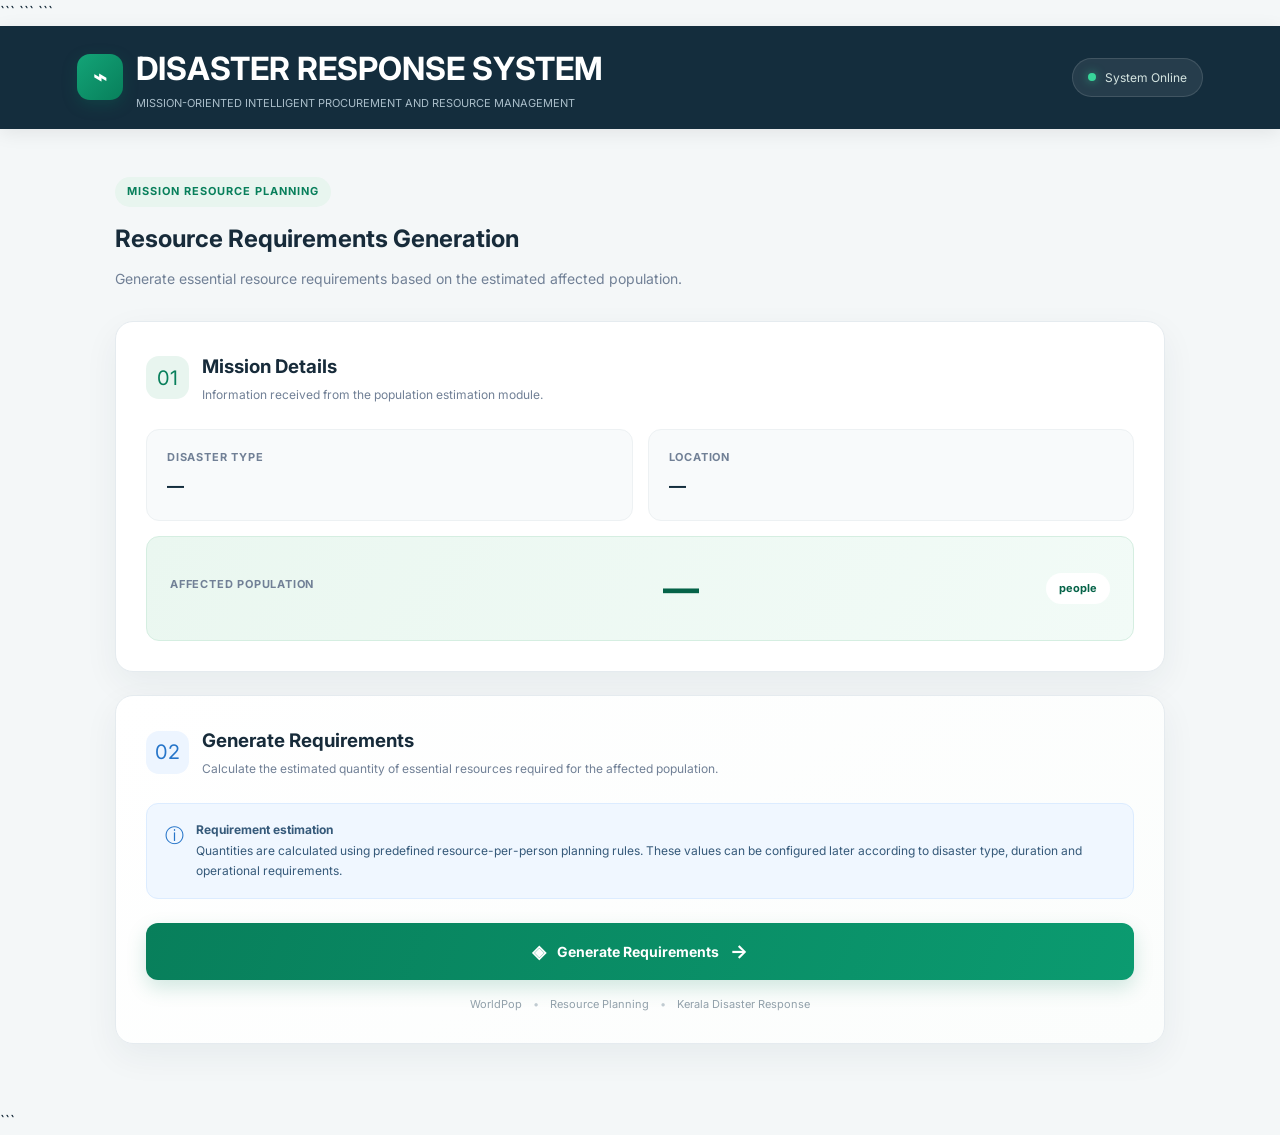
<file: requirements.html>
<!DOCTYPE html>

<html lang="en">

<head>
    <meta charset="UTF-8">
    <meta name="viewport" content="width=device-width, initial-scale=1.0">

```
<title>Resource Requirements | Disaster Response System</title>

<!-- Google Font -->
<link rel="preconnect" href="https://fonts.googleapis.com">
<link rel="preconnect" href="https://fonts.gstatic.com" crossorigin>

<link
    href="https://fonts.googleapis.com/css2?family=Inter:wght@400;500;600;700;800&display=swap"
    rel="stylesheet"
>

<!-- CSS -->
<link rel="stylesheet" href="requirements.css">
```

</head>

<body>

```
<!-- ================= HEADER ================= -->

<header class="top-header">

    <div class="header-content">

        <div class="brand-section">

            <div class="brand-icon">
                ⌁
            </div>

            <div>
                <h1>DISASTER RESPONSE SYSTEM</h1>
                <p>MISSION-ORIENTED INTELLIGENT PROCUREMENT AND RESOURCE MANAGEMENT</p>
            </div>

        </div>

        <div class="header-status">
            <span class="status-dot"></span>
            System Online
        </div>

    </div>

</header>


<!-- ================= MAIN ================= -->

<main class="main-container">

    <!-- Page Heading -->

    <section class="page-heading">

        <span class="section-label">
            MISSION RESOURCE PLANNING
        </span>

        <h2>
            Resource Requirements
            <span>Generation</span>
        </h2>

        <p>
            Generate essential resource requirements based on the
            estimated affected population.
        </p>

    </section>


    <!-- ================= MISSION DETAILS ================= -->

    <section class="mission-card">

        <div class="card-heading">

            <div class="title-icon">
                01
            </div>

            <div>
                <h3>Mission Details</h3>
                <p>
                    Information received from the population estimation module.
                </p>
            </div>

        </div>


        <div class="mission-grid">

            <!-- Disaster -->

            <div class="mission-item">

                <span class="item-label">
                    DISASTER TYPE
                </span>

                <strong id="disasterType">
                    —
                </strong>

            </div>


            <!-- Location -->

            <div class="mission-item">

                <span class="item-label">
                    LOCATION
                </span>

                <strong id="location">
                    —
                </strong>

            </div>


            <!-- Population -->

            <div class="mission-item population-item">

                <span class="item-label">
                    AFFECTED POPULATION
                </span>

                <strong id="population">
                    —
                </strong>

                <span class="people-label">
                    people
                </span>

            </div>

        </div>

    </section>


    <!-- ================= GENERATION CARD ================= -->

    <section class="generation-card">

        <div class="generation-heading">

            <div class="title-icon blue">
                02
            </div>

            <div>
                <h3>Generate Requirements</h3>

                <p>
                    Calculate the estimated quantity of essential
                    resources required for the affected population.
                </p>
            </div>

        </div>


        <!-- Rule information -->

        <div class="info-box">

            <div class="info-icon">
                ⓘ
            </div>

            <div>
                <strong>Requirement estimation</strong>

                <p>
                    Quantities are calculated using predefined
                    resource-per-person planning rules. These values
                    can be configured later according to disaster type,
                    duration and operational requirements.
                </p>
            </div>

        </div>




       <!-- Generate Button -->

<button 
    id="generateBtn"
    class="generate-button"
>

    <span class="button-icon">
        ◈
    </span>

    <span>
        Generate Requirements
    </span>

    <span class="button-arrow">
        →
    </span>

</button>
    <!-- ================= RESULT ================= -->
     <button
    type="button"
    id="generateRequirementsBtn"
    class="requirements-btn"
    style="display: none;"
>
    Generate Requirements
    <span>→</span>
</button>

    <section
        id="requirementsResult"
        class="requirements-result"
    >

        <div class="result-header">

            <div>

                <span class="section-label">
                    GENERATED REQUIREMENTS
                </span>

                <h3>
                    Essential Resource Requirements
                </h3>

                <p>
                    Estimated quantities based on the affected population.
                </p>

            </div>

            <div class="result-population">

                <span>
                    Population
                </span>

                <strong id="resultPopulation">
                    —
                </strong>

            </div>

        </div>


        <!-- Requirements Table -->

        <div class="table-wrapper">

            <table>

                <thead>

                    <tr>

                        <th>
                            #
                        </th>

                        <th>
                            Resource
                        </th>

                        <th>
                            Quantity
                        </th>

                        <th>
                            Unit
                        </th>

                        <th>
                            Planning Basis
                        </th>

                    </tr>

                </thead>

                <tbody id="requirementsTable">

                    <!-- JavaScript will insert rows -->

                </tbody>

            </table>

        </div>


        <!-- Note -->

        <div class="result-note">

            <span>ⓘ</span>

            <p>
                These quantities are planning estimates. Final
                procurement quantities can be adjusted based on
                mission duration, field conditions and available stock.
            </p>

        </div>

    </section>


    <!-- ================= NEXT STEP ================= -->

    <section
        id="nextStep"
        class="next-step"
    >

        <div>

            <span class="next-label">
                NEXT MODULE
            </span>

            <h3>
                Vendor Comparison
            </h3>

            <p>
                Compare vendors based on price, availability and
                delivery time for the required resources.
            </p>

        </div>

        <button
            id="vendorBtn"
            class="vendor-button"
        >
            Continue to Vendor Comparison
            <span>→</span>
        </button>

    </section>


    <!-- ================= FOOTER ================= -->

    <div class="bottom-note">

        <span>WorldPop</span>

        <span class="separator">•</span>

        <span>Resource Planning</span>

        <span class="separator">•</span>

        <span>Kerala Disaster Response</span>

    </div>

</main>


<!-- JavaScript -->
<script src="requirements.js"></script>
```

</body>

</html>
</file>
<file: requirements.css>
/* ==========================================
   AI-POWERED DISASTER PROCUREMENT SYSTEM
   Requirements Generation Page
========================================== */

:root {
    --primary: #087f5b;
    --primary-dark: #056348;
    --primary-light: #e8f5ef;

    --navy: #142d3d;
    --navy-light: #203e50;

    --background: #f4f7f8;
    --surface: #ffffff;

    --text: #172b3a;
    --muted: #718096;
    --border: #e5ebef;

    --blue: #2675c9;
    --blue-light: #edf5ff;

    --shadow: 0 12px 35px rgba(20, 45, 61, 0.06);
    --radius: 18px;
}

/* RESET */

* {
    margin: 0;
    padding: 0;
    box-sizing: border-box;
}

body {
    font-family: 'Inter', sans-serif;
    background: var(--background);
    color: var(--text);
    min-height: 100vh;
    line-height: 1.6;
}

button {
    font-family: inherit;
    cursor: pointer;
}

/* HEADER */

.top-header {
    background: var(--navy);
    color: white;
    padding: 17px 6%;
    box-shadow: 0 4px 18px rgba(0, 0, 0, 0.08);
}

.header-content {
    max-width: 1250px;
    margin: auto;
    display: flex;
    align-items: center;
    justify-content: space-between;
    gap: 20px;
}

.brand-section {
    display: flex;
    align-items: center;
    gap: 13px;
}

.brand-icon {
    width: 46px;
    height: 46px;
    background: linear-gradient(135deg, #13a477, #087f5b);
    color: white;
    border-radius: 13px;
    display: flex;
    align-items: center;
    justify-content: center;
    font-size: 23px;
    font-weight: 700;
    box-shadow: 0 5px 15px rgba(8, 127, 91, 0.25);
}

.brand-section h2 {
    font-size: 17px;
    font-weight: 700;
    letter-spacing: -0.3px;
}

.brand-section p {
    font-size: 11px;
    color: #a9bdc9;
    margin-top: 1px;
}

.header-status {
    display: flex;
    align-items: center;
    gap: 9px;
    background: rgba(255, 255, 255, 0.08);
    border: 1px solid rgba(255, 255, 255, 0.12);
    padding: 9px 15px;
    border-radius: 30px;
    font-size: 12px;
    color: #d5e5e1;
}

.status-dot {
    width: 8px;
    height: 8px;
    background: #38d69a;
    border-radius: 50%;
    box-shadow: 0 0 10px rgba(56, 214, 154, 0.6);
}

/* MAIN LAYOUT */

.main-container {
    max-width: 1050px;
    width: 90%;
    margin: 48px auto 65px;
}

/* PAGE HEADING */

.page-heading {
    margin-bottom: 30px;
}

.section-label {
    display: inline-flex;
    align-items: center;
    gap: 7px;
    color: var(--primary);
    background: var(--primary-light);
    padding: 6px 12px;
    border-radius: 30px;
    font-size: 11px;
    font-weight: 700;
    letter-spacing: 1px;
    text-transform: uppercase;
    margin-bottom: 13px;
}

.page-heading h1 {
    font-size: clamp(27px, 4vw, 36px);
    line-height: 1.2;
    letter-spacing: -1.2px;
    color: var(--navy);
    font-weight: 800;
}

.page-heading p {
    margin-top: 10px;
    max-width: 650px;
    color: var(--muted);
    font-size: 14px;
}

/* COMMON CARDS */

.mission-card,
.generation-card,
.requirements-result {
    background: var(--surface);
    border: 1px solid var(--border);
    border-radius: var(--radius);
    padding: 30px;
    box-shadow: var(--shadow);
    margin-bottom: 23px;
}

.card-heading,
.generation-heading {
    display: flex;
    align-items: center;
    gap: 13px;
    margin-bottom: 25px;
}

.card-heading h2,
.generation-heading h2 {
    font-size: 18px;
    color: var(--navy);
    font-weight: 750;
    letter-spacing: -0.4px;
}

.card-heading p,
.generation-heading p {
    font-size: 12px;
    color: var(--muted);
    margin-top: 3px;
}

/* ICONS */

.title-icon {
    width: 43px;
    height: 43px;
    border-radius: 13px;
    background: var(--primary-light);
    color: var(--primary);
    display: flex;
    align-items: center;
    justify-content: center;
    font-size: 20px;
    flex-shrink: 0;
}

.title-icon.blue {
    background: var(--blue-light);
    color: var(--blue);
}

/* MISSION DETAILS */

.mission-grid {
    display: grid;
    grid-template-columns: repeat(2, minmax(0, 1fr));
    gap: 15px;
}

.mission-item {
    background: #f8fafb;
    border: 1px solid #edf1f3;
    padding: 19px 20px;
    border-radius: 13px;
    min-width: 0;
    transition: 0.2s ease;
}

.mission-item:hover {
    border-color: #c8e7da;
    background: #f4fbf7;
    transform: translateY(-2px);
}

.item-label {
    display: block;
    color: var(--muted);
    font-size: 11px;
    font-weight: 700;
    text-transform: uppercase;
    letter-spacing: 0.8px;
    margin-bottom: 7px;
}

.mission-item strong {
    display: block;
    color: var(--navy);
    font-size: 17px;
    font-weight: 700;
    overflow-wrap: anywhere;
}

.population-item {
    grid-column: 1 / -1;
    background: linear-gradient(120deg, #eaf7f0, #f2fbf7);
    border: 1px solid #d5eee1;
    padding: 23px;
    display: flex;
    justify-content: space-between;
    align-items: center;
    gap: 15px;
}

.population-item strong {
    color: var(--primary-dark);
    font-size: clamp(27px, 4vw, 36px);
    font-weight: 800;
    letter-spacing: -1px;
}

.people-label {
    color: var(--primary-dark);
    background: white;
    padding: 7px 13px;
    border-radius: 30px;
    font-size: 11px;
    font-weight: 700;
    white-space: nowrap;
}

/* GENERATION CARD */

.generation-card {
    background: linear-gradient(145deg, #ffffff, #fbfdfc);
}

.info-box {
    display: flex;
    align-items: flex-start;
    gap: 12px;
    background: #f0f7ff;
    border: 1px solid #dcecff;
    border-radius: 12px;
    padding: 16px 18px;
    margin-bottom: 24px;
    color: #365a7a;
    font-size: 12px;
    line-height: 1.7;
}

.info-icon {
    color: var(--blue);
    font-size: 19px;
    flex-shrink: 0;
}

.generate-button {
    width: 100%;
    border: none;
    border-radius: 12px;
    background: linear-gradient(110deg, #087f5b, #0b9b70);
    color: white;
    padding: 17px 22px;
    display: flex;
    align-items: center;
    justify-content: center;
    gap: 11px;
    font-size: 14px;
    font-weight: 700;
    box-shadow: 0 8px 20px rgba(8, 127, 91, 0.18);
    transition: all 0.25s ease;
}

.generate-button:hover {
    background: linear-gradient(110deg, #056348, #087f5b);
    transform: translateY(-2px);
    box-shadow: 0 12px 25px rgba(8, 127, 91, 0.24);
}

.generate-button:disabled {
    opacity: 0.65;
    cursor: not-allowed;
    transform: none;
}

.button-icon {
    font-size: 18px;
}

.button-arrow {
    font-size: 19px;
    transition: transform 0.2s ease;
}

.generate-button:hover .button-arrow {
    transform: translateX(4px);
}

/* REQUIREMENTS RESULT */

.requirements-result {
    border-top: 4px solid var(--primary);
    animation: fadeIn 0.45s ease;
}

.result-header {
    display: flex;
    align-items: center;
    justify-content: space-between;
    gap: 15px;
    margin-bottom: 23px;
}

.result-header h2 {
    font-size: 21px;
    color: var(--navy);
    font-weight: 800;
}

.result-header p {
    color: var(--muted);
    font-size: 12px;
    margin-top: 4px;
}

.result-population {
    background: var(--primary-light);
    color: var(--primary-dark);
    padding: 9px 14px;
    border-radius: 10px;
    font-size: 12px;
    font-weight: 700;
    white-space: nowrap;
}

/* TABLE */

.table-wrapper {
    width: 100%;
    overflow-x: auto;
    border: 1px solid var(--border);
    border-radius: 12px;
}

table {
    width: 100%;
    border-collapse: collapse;
    min-width: 500px;
    background: white;
}

thead {
    background: #f1f7f4;
}

th {
    color: #527064;
    font-size: 11px;
    text-transform: uppercase;
    letter-spacing: 0.6px;
    font-weight: 700;
    text-align: left;
    padding: 16px 18px;
    white-space: nowrap;
}

td {
    padding: 17px 18px;
    border-top: 1px solid #edf1f3;
    color: #536575;
    font-size: 13px;
}

td:first-child {
    color: var(--navy);
    font-weight: 700;
}

td:nth-child(2) {
    color: var(--primary-dark);
    font-weight: 800;
    white-space: nowrap;
}

tbody tr {
    transition: background 0.2s ease;
}

tbody tr:hover {
    background: #f8fcfa;
}

/* RESULT NOTE */

.result-note {
    margin-top: 18px;
    padding: 14px 16px;
    background: #f8fafb;
    border-left: 3px solid #e1a83d;
    border-radius: 7px;
    color: #718096;
    font-size: 11px;
    line-height: 1.7;
}

/* NEXT STEP */

.next-step {
    background: linear-gradient(120deg, #142d3d, #204c50);
    color: white;
    padding: 25px 28px;
    border-radius: var(--radius);
    display: flex;
    justify-content: space-between;
    align-items: center;
    gap: 20px;
    margin-bottom: 25px;
    box-shadow: 0 12px 30px rgba(20, 45, 61, 0.12);
}

.next-step h3 {
    font-size: 17px;
    font-weight: 750;
    margin-bottom: 4px;
}

.next-step p {
    color: #b8cbc9;
    font-size: 12px;
}

.next-label {
    color: #70ddb0;
    font-size: 10px;
    font-weight: 700;
    text-transform: uppercase;
    letter-spacing: 1px;
    margin-bottom: 6px;
}

.vendor-button {
    flex-shrink: 0;
    border: 1px solid rgba(255, 255, 255, 0.2);
    background: #ffffff;
    color: var(--navy);
    border-radius: 10px;
    padding: 13px 18px;
    font-size: 12px;
    font-weight: 750;
    transition: all 0.2s ease;
}

.vendor-button:hover {
    background: #dff6eb;
    transform: translateY(-2px);
}

/* FOOTER */

.bottom-note {
    text-align: center;
    color: #91a0aa;
    font-size: 11px;
    padding: 16px 0 0;
}

.separator {
    color: #c0cbd1;
    margin: 0 8px;
}

/* ANIMATION */

@keyframes fadeIn {
    from {
        opacity: 0;
        transform: translateY(12px);
    }

    to {
        opacity: 1;
        transform: translateY(0);
    }
}

/* RESPONSIVE DESIGN */

@media (max-width: 700px) {

    .top-header {
        padding: 14px 5%;
    }

    .header-status {
        font-size: 0;
        padding: 10px;
    }

    .status-dot {
        width: 9px;
        height: 9px;
    }

    .main-container {
        width: 92%;
        margin: 32px auto 45px;
    }

    .mission-card,
    .generation-card,
    .requirements-result {
        padding: 21px;
        border-radius: 15px;
    }

    .mission-grid {
        grid-template-columns: 1fr;
        gap: 11px;
    }

    .population-item {
        grid-column: auto;
        align-items: flex-start;
        flex-direction: column;
    }

    .result-header {
        align-items: flex-start;
        flex-direction: column;
    }

    .next-step {
        flex-direction: column;
        align-items: flex-start;
        padding: 23px;
    }

    .vendor-button {
        width: 100%;
    }
}

@media (max-width: 420px) {

    .brand-section h2 {
        font-size: 14px;
    }

    .brand-section p {
        font-size: 10px;
    }

    .brand-icon {
        width: 40px;
        height: 40px;
    }

    .page-heading h1 {
        font-size: 27px;
    }

    .card-heading h2,
    .generation-heading h2 {
        font-size: 16px;
    }

    .mission-card,
    .generation-card,
    .requirements-result {
        padding: 17px;
    }

    .generate-button {
        padding: 15px 12px;
        font-size: 12px;
    }
}
</file>
